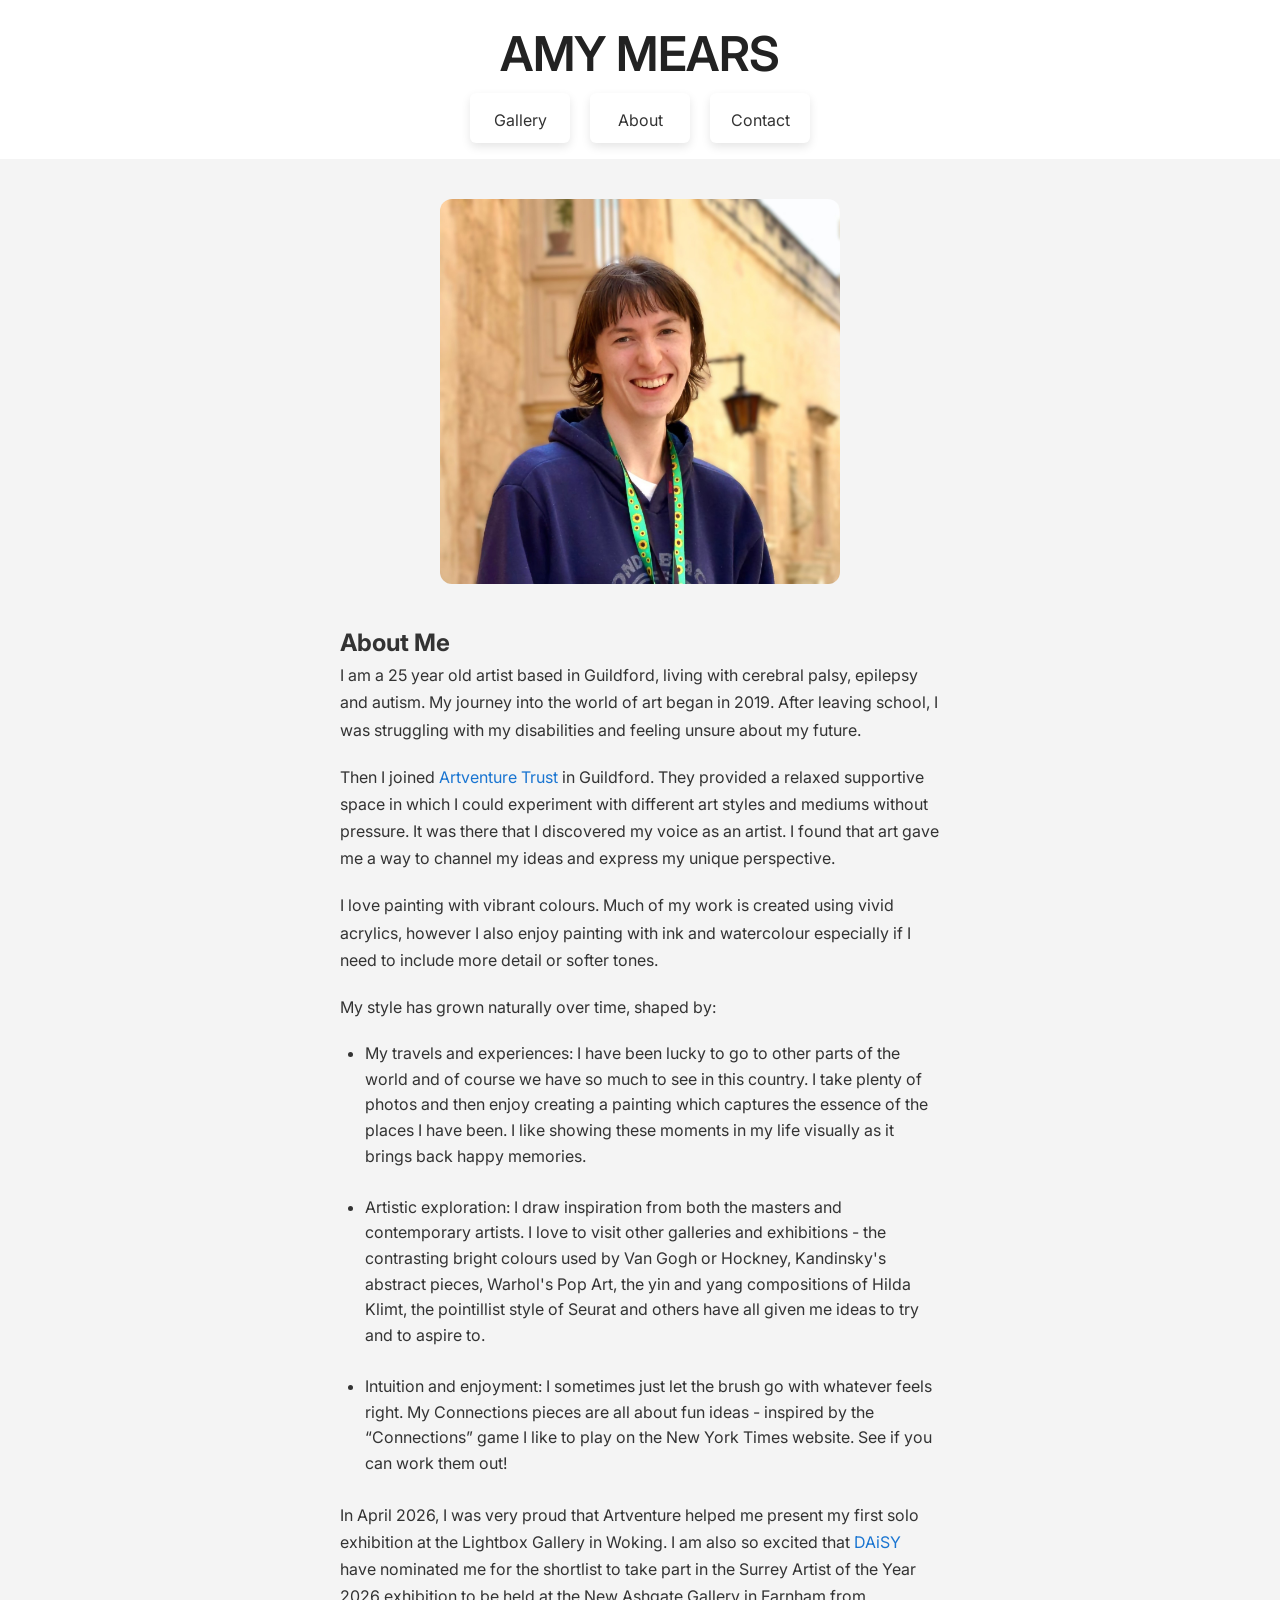
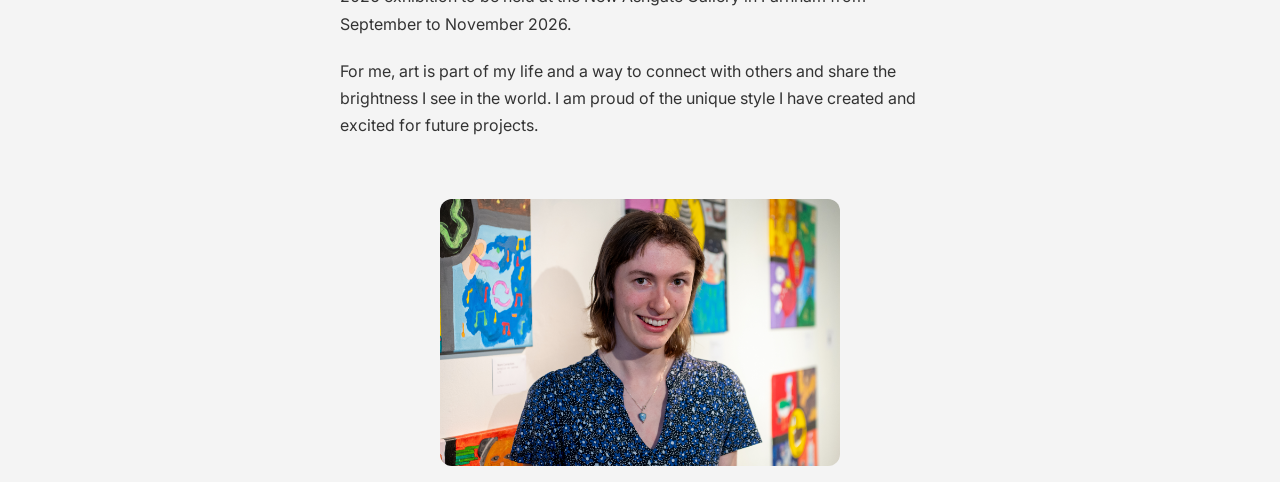
<file: about.html>
<!DOCTYPE html>
<html lang="en">
<head>
    <meta charset="UTF-8">
    <meta name="viewport" content="width=device-width, initial-scale=1.0">
    <title>Amy Mears Art</title>
    <link rel="stylesheet" href="styles.css">
</head>
<body>

    <div id="header"></div>

    <main>
        <div class="about-layout">
            <img src="photos/Amy Malta 2025 blur background.jpg" alt="Photo of me">

            <div class="about-text">
                <h2>About Me</h2>

                <p>
                    I am a 25 year old artist based in Guildford, living with cerebral palsy, epilepsy and
                    autism. My journey into the world of art began in 2019. After leaving school, I was
                    struggling with my disabilities and feeling unsure about my future. 
                
                </p>

                <p>
                    
                    Then I joined
                    <a class="about-link" href="https://www.art-venture.co.uk">Artventure Trust</a> in Guildford. They provided a relaxed
                    supportive space in which I could experiment with different art styles and mediums
                    without pressure. It was there that I discovered my voice as an artist. I found that art
                    gave me a way to channel my ideas and express my unique perspective.

                </p>

                <p>
                    I love painting with vibrant colours. Much of my work is created using vivid acrylics,
                    however I also enjoy painting with ink and watercolour especially if I need to include
                    more detail or softer tones.
                </p>

                <p>
                    My style has grown naturally over time, shaped by:
                </p>

                <ul style="margin-left: 25px;">


                    <li> My travels and experiences: I have been lucky to go to other parts of the world
                    and of course we have so much to see in this country. I take plenty of photos
                    and then enjoy creating a painting which captures the essence of the places I
                    have been. I like showing these moments in my life visually as it brings back
                    happy memories. </li>

                    <br>

                    <li> Artistic exploration: I draw inspiration from both the masters and
                    contemporary artists. I love to visit other galleries and exhibitions - the
                    contrasting bright colours used by Van Gogh or Hockney, Kandinsky's abstract
                    pieces, Warhol's Pop Art, the yin and yang compositions of Hilda Klimt, the
                    pointillist style of Seurat and others have all given me ideas to try and to aspire
                    to. </li>

                    <br>

                    <li> Intuition and enjoyment: I sometimes just let the brush go with whatever feels
                    right. My Connections pieces are all about fun ideas - inspired by the
                    “Connections” game I like to play on the New York Times website. See if you
                    can work them out! </li>

                    <br>

                </ul>

                <p>

                    In April 2026, I was very proud that Artventure helped me present my first solo
                    exhibition at the Lightbox Gallery in Woking. I am also so excited that <a class="about-link" href="https://www.daisy-arts.org">DAiSY</a>
                    have nominated me for the shortlist to take part in the Surrey Artist of the Year 2026
                    exhibition to be held at the New Ashgate Gallery in Farnham from September to
                    November 2026.

                </p>

                <p>

                    For me, art is part of my life and a way to connect with others and share the
                    brightness I see in the world. I am proud of the unique style I have created and
                    excited for future projects.
                </p>

            </div>

            <img src="photos/Amy-Mears-Portrait.jpg" alt="Photo of me">

        </div>
    </main>

     <script src="components/header.js"></script>

</body>
</html>
</file>
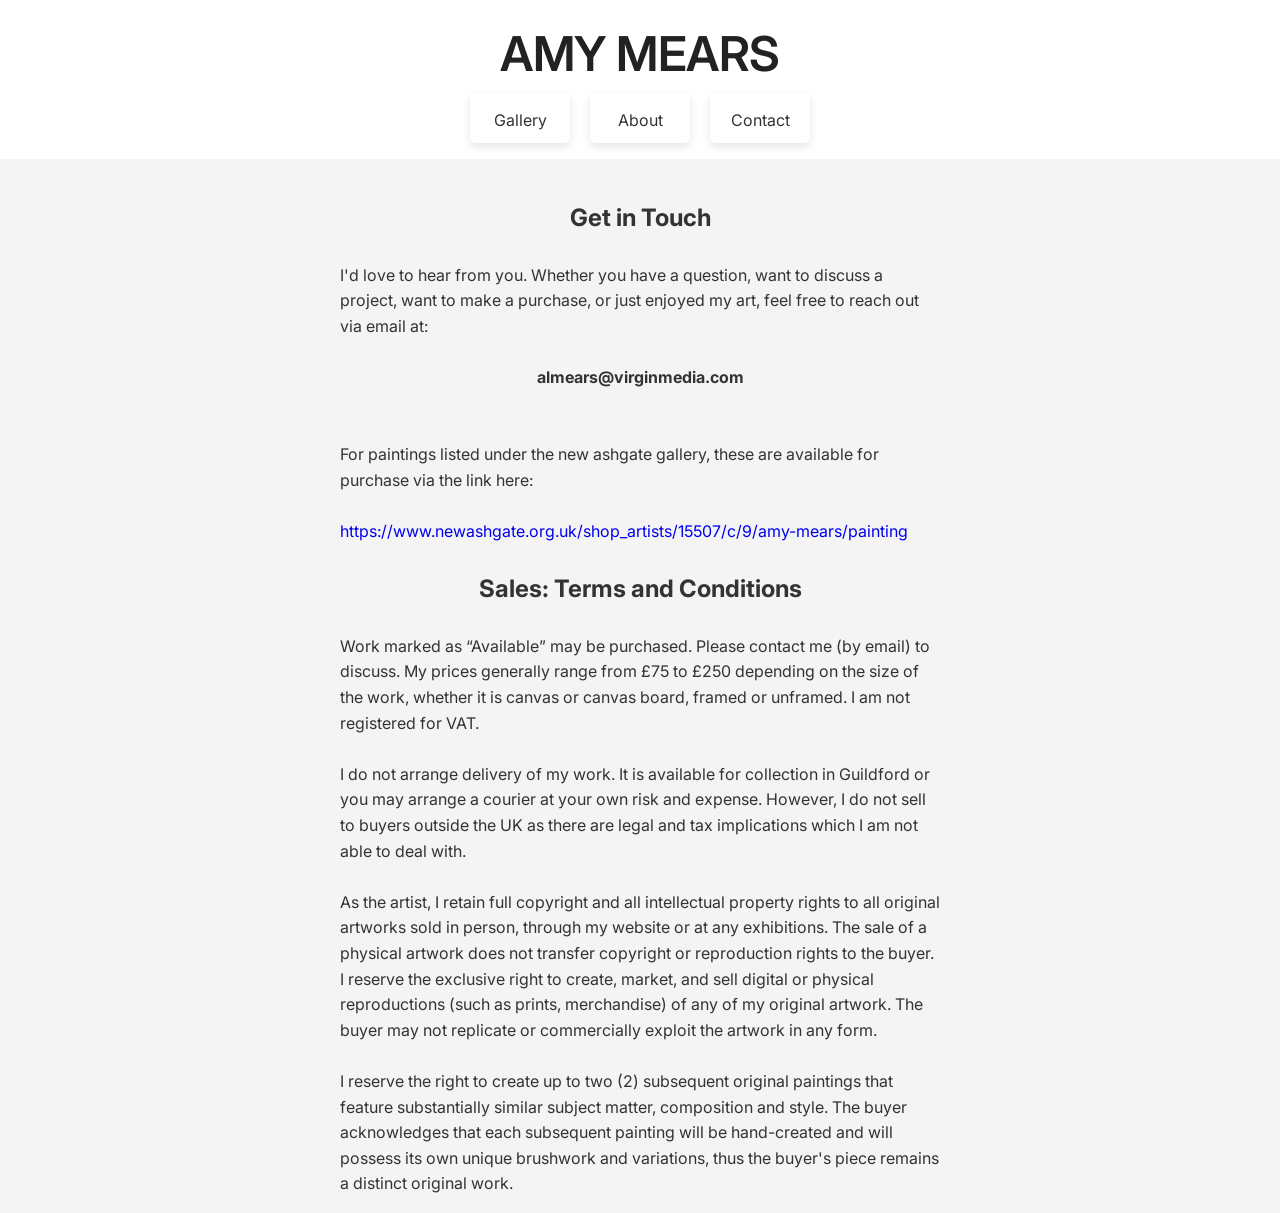
<file: contact.html>
<!DOCTYPE html>
<html lang="en">
<head>
    <meta charset="UTF-8">
    <meta name="viewport" content="width=device-width, initial-scale=1.0">
    <title>Amy Mears Art</title>
    <link rel="stylesheet" href="styles.css">
</head>

<body>

    <div id="header"></div>

    <main>

        <div class="contact-page">

            <section class="contact-text">

            <h1>Get in Touch</h1>

            <p>

                <br>

                I'd love to hear from you. Whether you have a question,
                want to discuss a project, want to make a purchase, or just enjoyed my art, 
                feel free to reach out via email at: 

                <br><br>
                
                <p style="text-align:center;"> <b>almears@virginmedia.com </b></p>

                <br><br>

                For paintings listed under the new ashgate gallery, these are available for purchase via
                the link here: 

                <br><br>
                
                <a style="display:inline; text-decoration: none;" href="https://www.newashgate.org.uk/shop_artists/15507/c/9/amy-mears/painting"> https://www.newashgate.org.uk/shop_artists/15507/c/9/amy-mears/painting </a>

                <br><br>

            </p>

            <h2>

                Sales: Terms and Conditions

            </h2>

            <p>

                <br>

                Work marked as “Available” may be purchased. Please contact me (by email) to
                discuss. My prices generally range from £75 to £250 depending on the size of the
                work, whether it is canvas or canvas board, framed or unframed. I am not registered
                for VAT.

                <br><br>

                I do not arrange delivery of my work. It is available for collection in Guildford or you
                may arrange a courier at your own risk and expense. However, I do not sell to buyers
                outside the UK as there are legal and tax implications which I am not able to deal
                with.

                <br><br>
                As the artist, I retain full copyright and all intellectual property rights to all original
                artworks sold in person, through my website or at any exhibitions. The sale of a
                physical artwork does not transfer copyright or reproduction rights to the buyer.
                I reserve the exclusive right to create, market, and sell digital or physical
                reproductions (such as prints, merchandise) of any of my original artwork. The buyer
                may not replicate or commercially exploit the artwork in any form.
                <br><br>
                I reserve the right to create up to two (2) subsequent original paintings that feature
                substantially similar subject matter, composition and style. The buyer acknowledges
                that each subsequent painting will be hand-created and will possess its own unique
                brushwork and variations, thus the buyer's piece remains a distinct original work.


            </p>

            </section>


        </div>

    </main>

    <script src="components/header.js"></script>

</body>
</html>
</file>
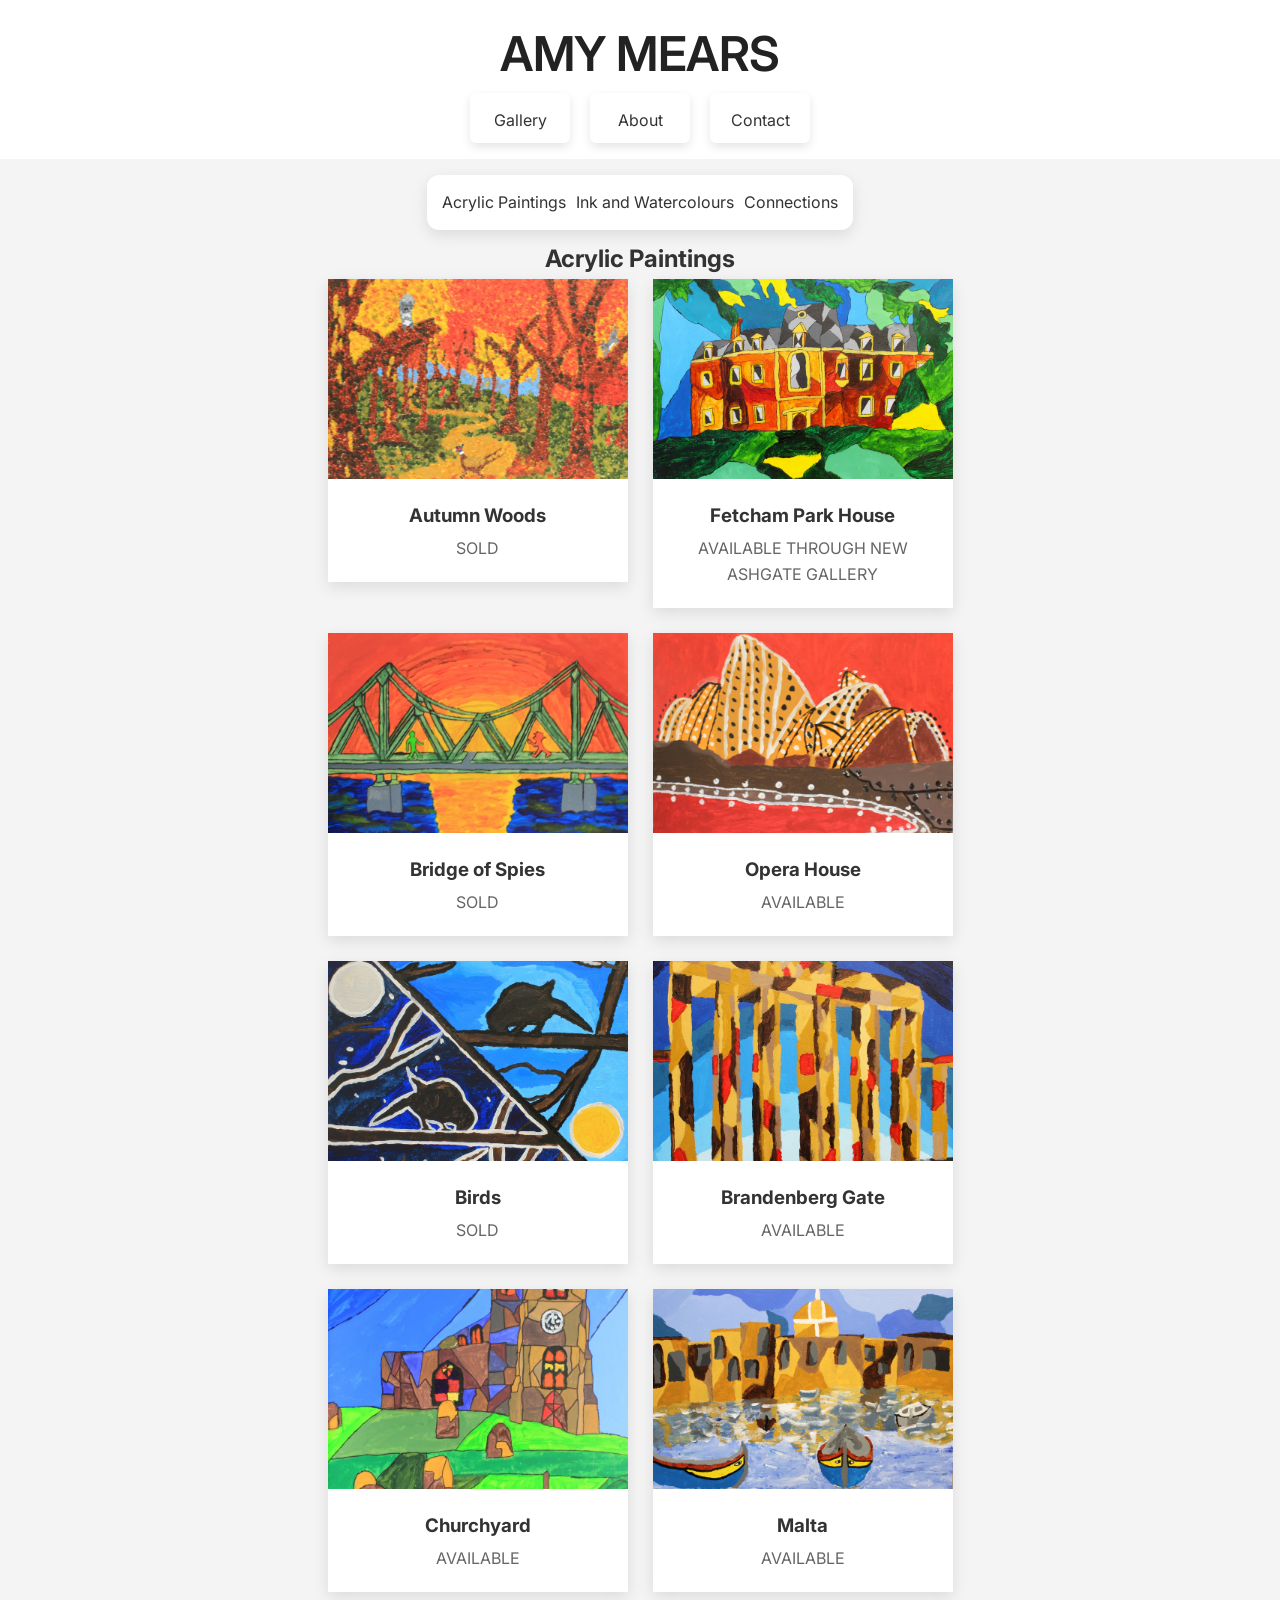
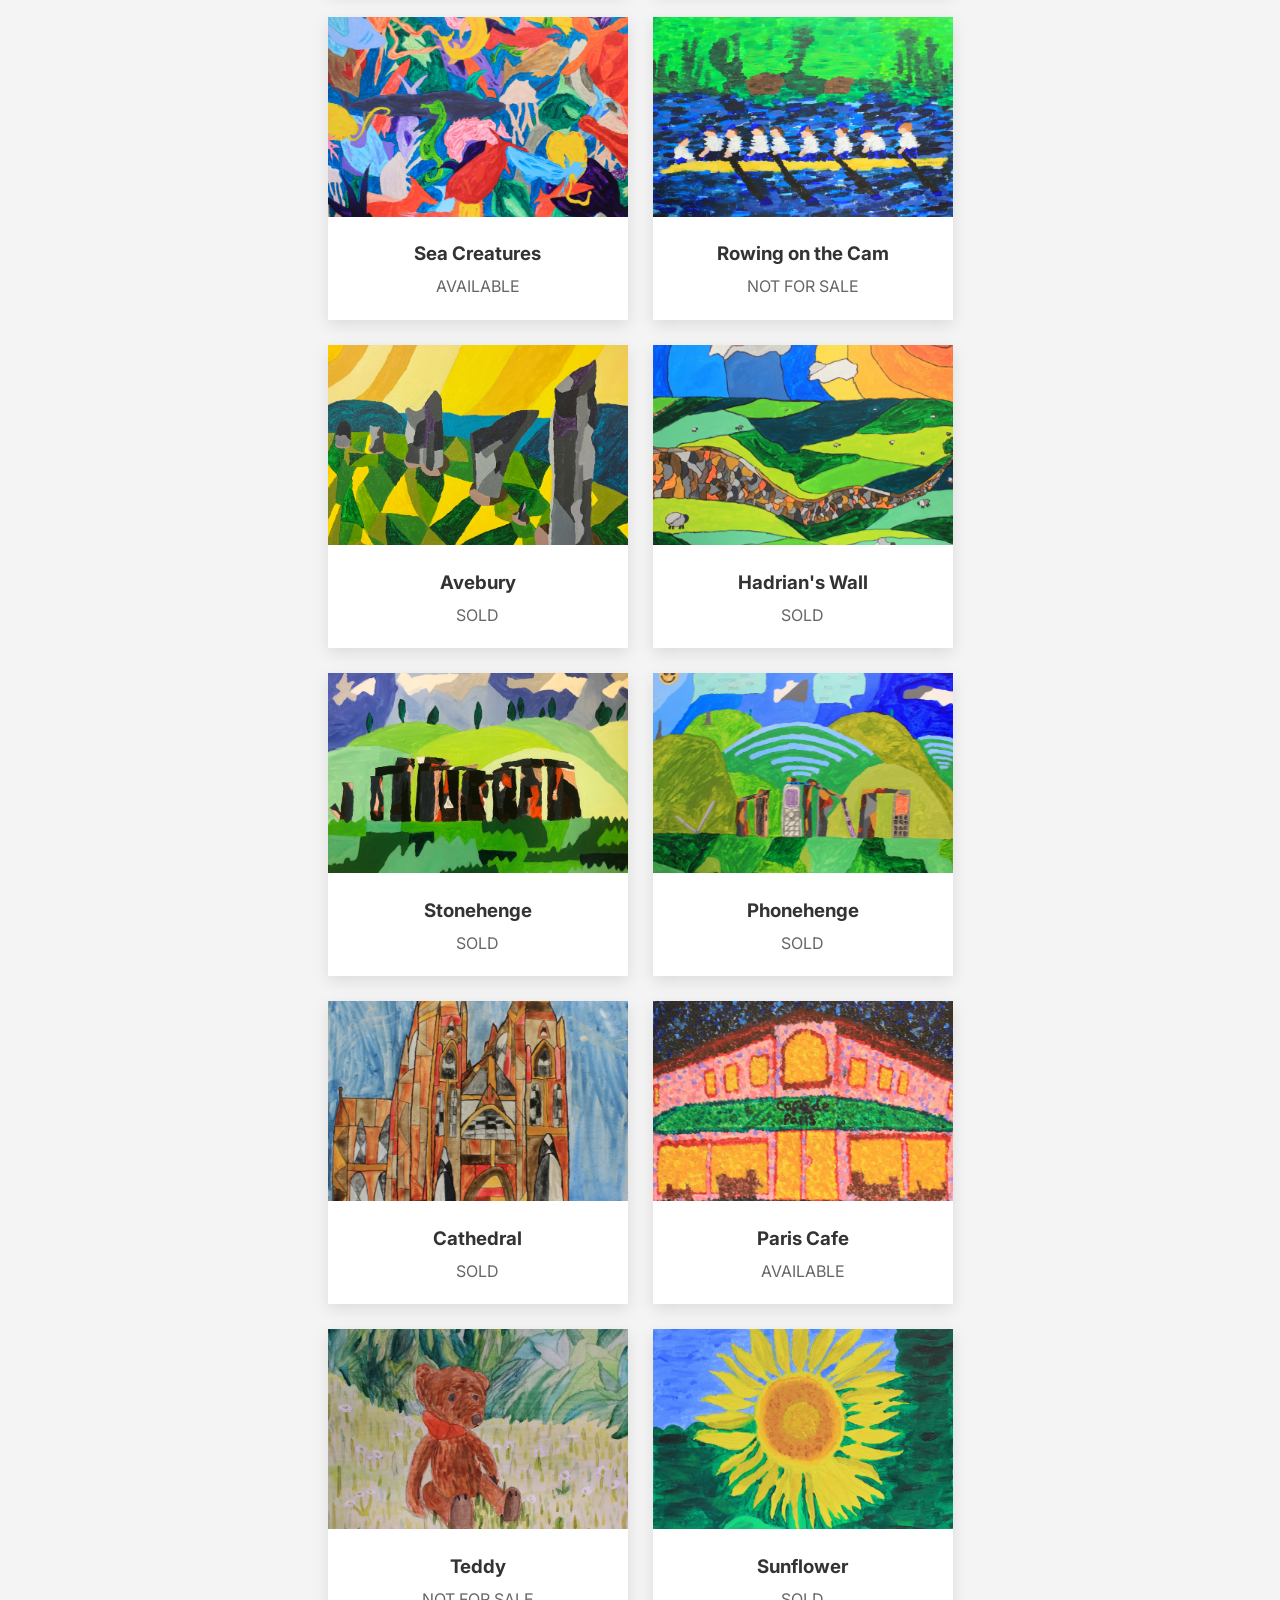
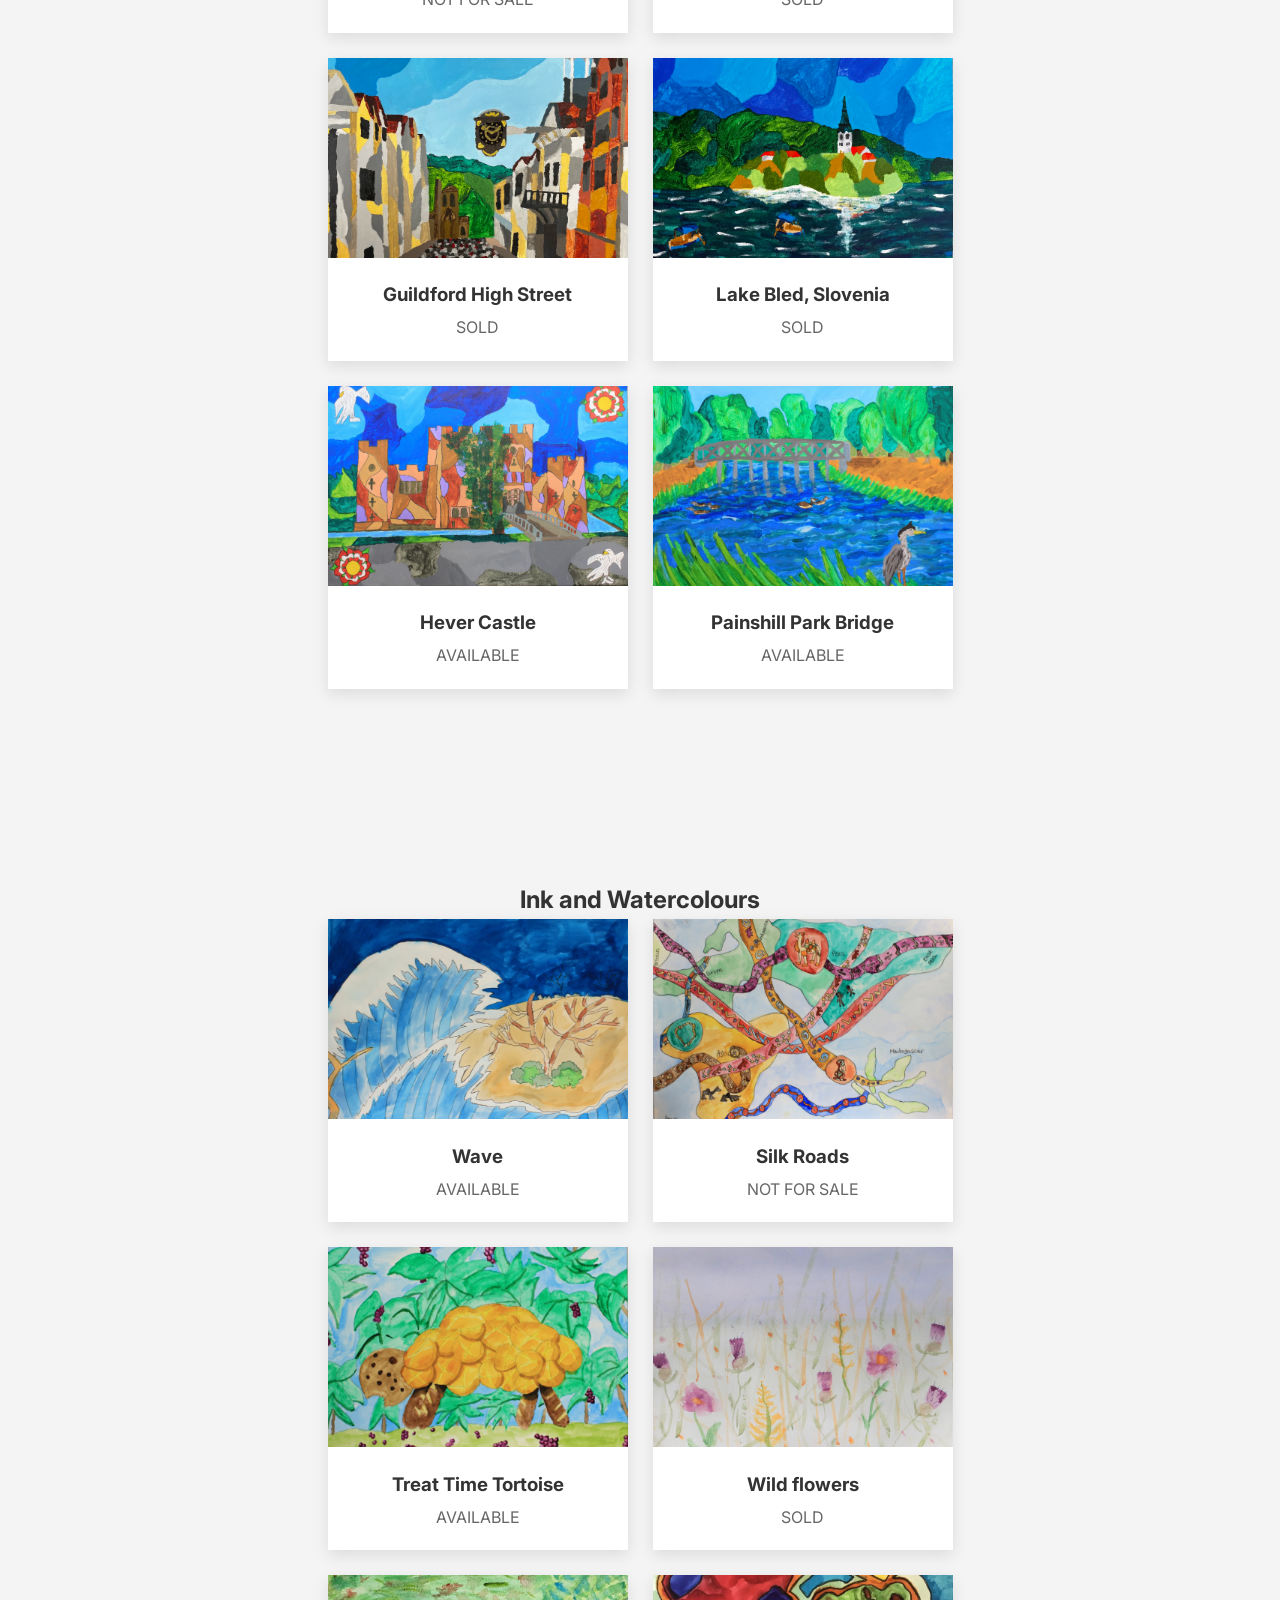
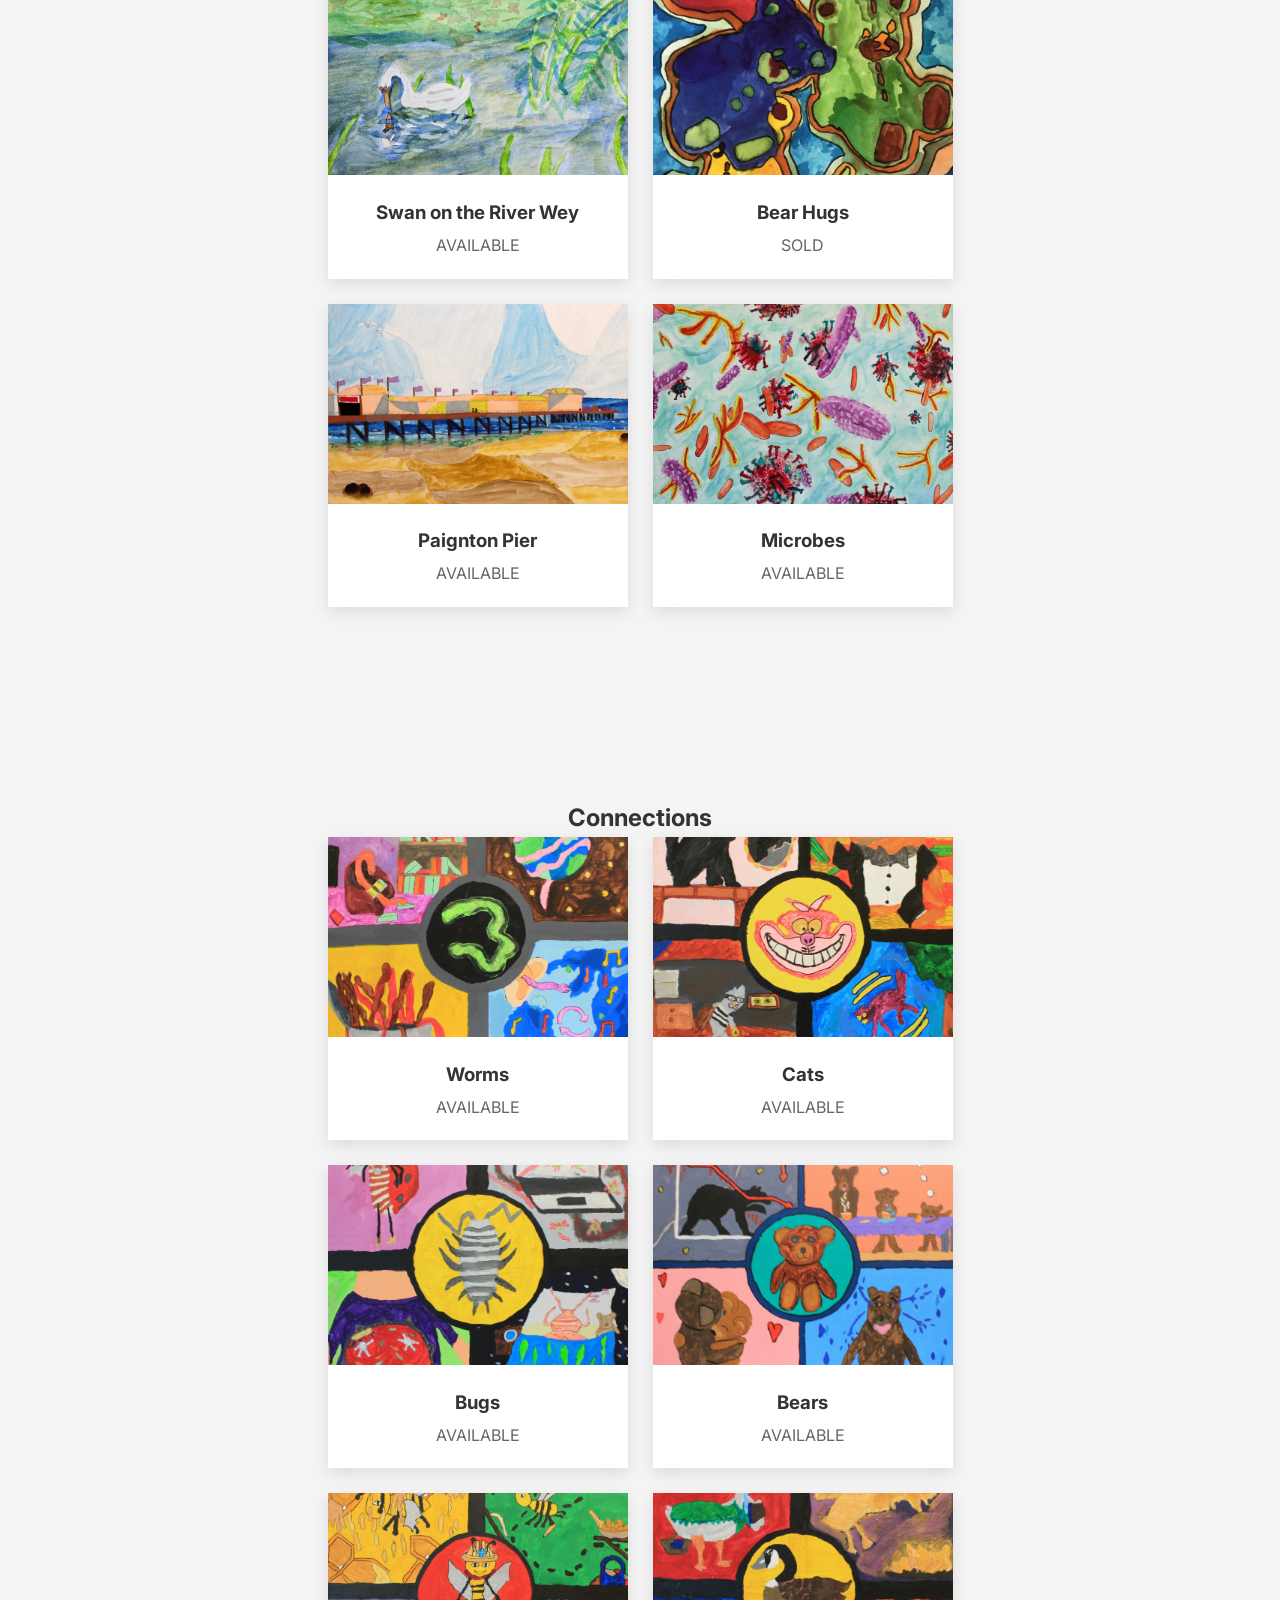
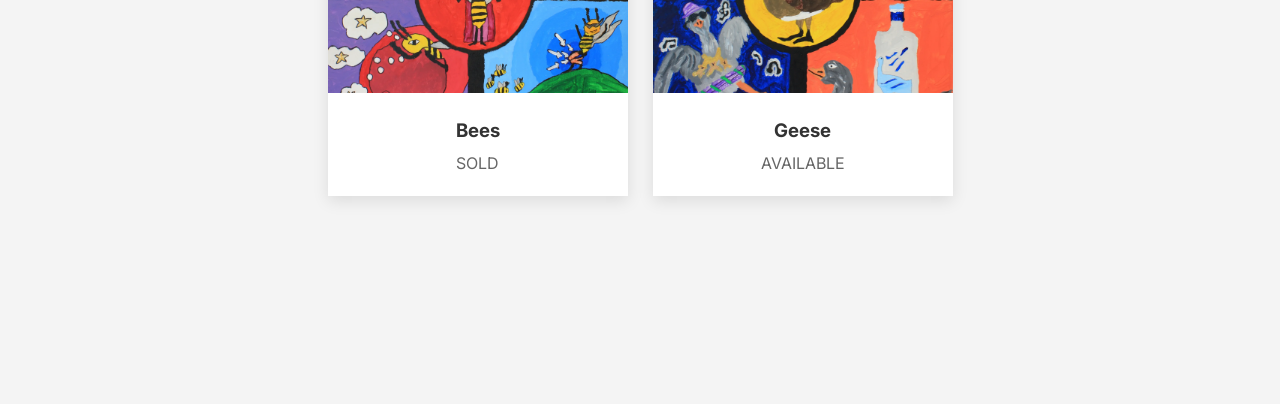
<file: gallery.html>
<!DOCTYPE html>
<html lang="en">
<head>
    <meta charset="UTF-8">
    <meta name="viewport" content="width=device-width, initial-scale=1.0">
    <title>Amy Mears Art</title>
    <link rel="stylesheet" href="styles.css">
</head>
<body>

    <div id="header"></div>

    <main>

        <div class="gallery-layout">

            <aside class="sidebar">
                <div id="sections"></div>
            </aside>


            <section class="gallery-content">
                <div id="gallery"></div>
            </section>

        </div>

    </main>

    <script src="gallery.js?v=2"></script>
    <script src="components/header.js"></script>

</body>
</file>
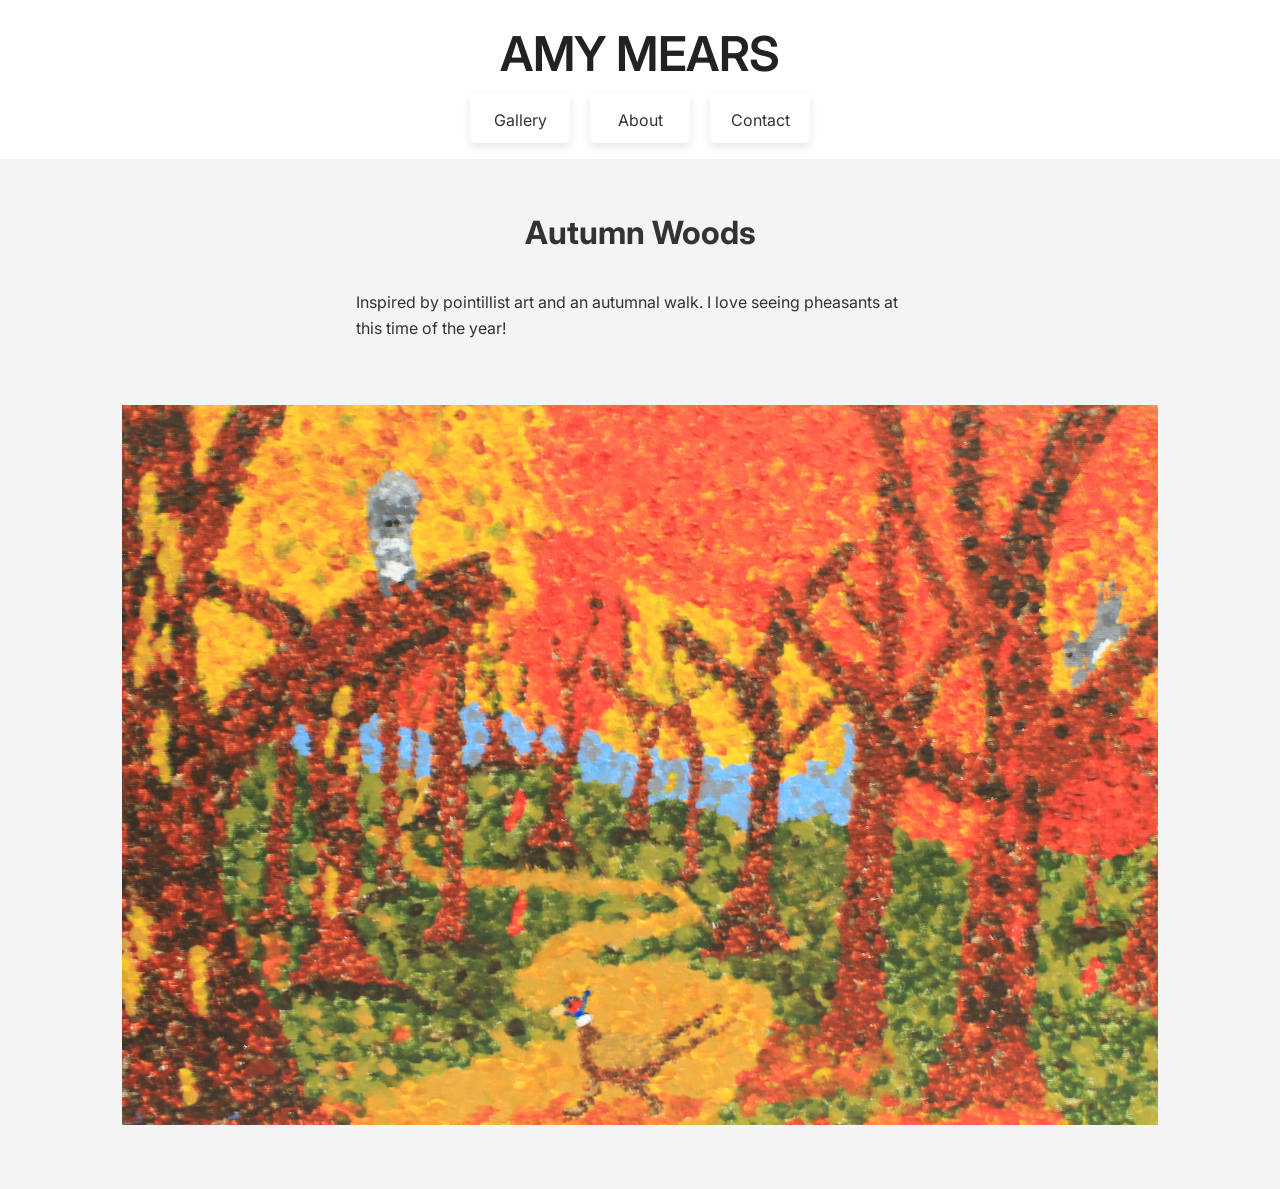
<file: image.html>
<!DOCTYPE html>
<html lang="en">

<head>
    <meta charset="UTF-8">
    <meta name="viewport" content="width=device-width, initial-scale=1.0">

    <title>Image</title>

    <link rel="stylesheet" href="styles.css">
</head>

<body>

    <div id="header"></div>

    <div id="image-container" class="image-page"></div>

    <script src="components/header.js"></script>
    <script src="image.js"></script>

</body>

</html>
</file>
<file: styles.css>
* {
    margin: 0;
    padding: 0;
    box-sizing: border-box;
    scroll-behavior: smooth;
}

body {
    font-family: "Inter", sans-serif;
    background: #f4f4f4;
    color: #333;
    line-height: 1.6;
}

header {
    background: #2d6cdf;
    color: white;
    text-align: center;
    padding: 1rem;
}

#header {
    position: sticky;
    top: 0;
    z-index: 1000;
}

.about-text p {
    margin-bottom: 20px;
    line-height: 1.7;
}

header p {
    margin: 1rem auto;
    max-width: 700px;
}

button {
    padding: 10px 18px;
    border: none;
    border-radius: 6px;
    background: white;
    color: #2d6cdf;
    font-size: 1rem;
    cursor: pointer;
}

button:hover {
    background: #e8e8e8;
}

main {
    max-width: 1000px;
    margin: 1rem auto;
    padding: 0 1rem;
}

.gallery {
    display: grid;
    grid-template-columns: repeat(auto-fit, minmax(220px, 1fr));
    gap: 20px;
}

.gallery img {
    width: 100%;
    border-radius: 8px;
    cursor: pointer;
    transition: transform 0.25s ease, box-shadow 0.25s ease;
}

.gallery img:hover {
    transform: scale(1.03);
    box-shadow: 0 8px 16px rgba(0,0,0,0.2);
}

#message {
    margin-top: 2rem;
    text-align: center;
    font-size: 1.2rem;
    font-weight: bold;
    color: #2d6cdf;
}

/* Header layout */
.top-bar {
    position: sticky;
    top: 0;
    z-index: 1000;

    background: white;
}

.title h1 {
    font-family: "Inter", sans-serif;

    font-size: 3rem;
    font-weight: 600;

    color: #222;

    letter-spacing: -0.5px;
}

.title p {
    color: #666;
    margin-top: 8px;
}

/* Menu */
.card-menu {
    display: flex;
    gap: 20px;
    flex-wrap: wrap;
    justify-content: center;
}

/* Cards */
.card {
    width: 100px;
    height: 50px;

    background: white;
    border-radius: 6px;

    display: flex;
    flex-direction: column;
    justify-content: center;
    align-items: center;

    font-size: 2rem;
    cursor: pointer;
    text-decoration: none;

    box-shadow: 0 4px 10px rgba(0,0,0,0.1);

    transition: transform 0.2s, box-shadow 0.2s;
}

.card span {
    margin-top: 5px;
    font-size: 1rem;
    color: #333;
}

.card:hover {
    transform: translateY(-6px);
    box-shadow: 0 10px 20px rgba(0,0,0,0.2);
}

.about-layout {
    display: flex;
    flex-direction: column;
    gap: 40px;
    align-items: center;
    margin-top: 40px;
}

.about-layout img {
    width: 400px;
    border-radius: 12px;
}

.about-text {
    max-width: 600px;
}

.about-link {
    text-decoration: none;
    color: #1a75d1;
}

.gallery-layout {
    display: flex;
    flex-direction: column;
    gap: 10px;

    max-width: 1200px;
    margin: 10px auto;
    padding: 0 30px;
}

.sidebar {
    width: fit-content;
    margin: 0 auto;

    position: sticky;
    top: 170px;

    background: white;
    padding: 10px;
    border-radius: 12px;
    box-shadow: 0 5px 15px rgba(0,0,0,0.1);
    z-index: 1000;
}


.sidebar a {
    display: flex;

    padding: 5px;
    margin-top: 0px;

    color: #333;
    text-decoration: none;

    border-radius: 8px;
    text-align: center;
    align-items: center;
}

.sidebar a:hover {
    background: #f4f5f7;
}

#sections {
    display: flex;
    flex-direction: row;
    justify-content: center;
}

.gallery-content {
    flex: 1;
}

.gallery-section {
    margin-bottom: 60px;
    scroll-margin-top: 250px;
    text-align: center;
    margin-bottom: 12rem;
}

.gallery-section a {
    color: inherit;
    text-decoration: none;
}

.image-grid {

    display: grid;
    grid-template-columns: repeat(auto-fill, minmax(250px, 300px));
    gap: 25px;
    justify-content: center;
}

.image-card {

    background: white;

    border-radius: 0px;

    overflow: hidden;

    box-shadow:
        0 5px 15px rgba(0,0,0,0.1);

    transition: transform 0.2s;

    text-decoration: none;
}

.image-card:hover {
    transform: translateY(-5px);
}


.image-card img {

    width: 100%;
    height: 200px;

    object-fit: cover;
}


.image-card h3 {

    padding: 15px 15px 5px;
    text-align: center;

}


.image-card p {

    padding: 0 15px 20px;
    color: #666;

}

.full-image {
    max-width: 1600px;
    max-height: 80vh;

    max-width: 90vw;

    width: auto;
    height: auto;
    margin-bottom: 0rem;
    margin-top: 0rem;
}

.image-page {
    min-height: 100vh;

    display: flex;
    flex-direction: column;
    align-items: center;

    padding-top: 3rem;
    text-align: center;
    margin-bottom: 2rem;
}

.image-page p {
    margin-top: 2rem;
    margin-bottom: 2rem;

    max-width: 1200px;
    text-align: left;
    padding: 0 1rem;
    max-width: 600px;
}

.contact-page {
    display: flex;
    flex-direction: column;
    gap: 40px;
    justify-content: center;
    align-items: center;
    margin-top: 40px;
    overflow-wrap: anywhere;
}

.contact-page h1 {
    text-align: center;
}

.contact-page h2 {
    text-align: center;
}

.contact-text {
    max-width: 600px;
}

.image-wrapper {
    position: relative;
    display: inline-block;
    line-height: 0;
    margin-bottom: 2rem;
    margin-top: 2rem;
}

.image-container {
    position: relative;
    margin-bottom: 0rem;
    margin-top: 0rem;
}

.image-overlay {
    position: absolute;
    inset: 0;

    background: rgba(0,0,0,0.35);

    opacity: 0;
    transition: opacity 0.3s;

    pointer-events: none;
}

.image-info {
    position: absolute;

    color: white;

    max-width: 300px;

    opacity: 0;

    transition: opacity 0.3s, transform 0.3s;

    font-size: 1.2rem;
    line-height: 1.7;
}

.top-right {
    top: 25%;
    right: 25%;
    transform: translate(50%, -50%);
}

.top-left {
    top: 25%;
    left: 25%;
    transform: translate(-50%, -50%);
}

.bottom-right {
    top: 75%;
    right: 25%;
    transform: translate(50%, -50%);
}

.bottom-left {
    top: 75%;
    left: 25%;
    transform: translate(-50%, -50%);
}

.centre {
    top: 50%;
    left: 50%;
    transform: translate(-50%, -50%);
}

.image-wrapper.show-info .image-overlay {
    opacity: 1;
}

.image-wrapper.show-info .image-info {
    opacity: 1;
}

.info-toggle {
    top: 20px;
    position: relative;

    width: 100px;
    height: 40px;

    display: block;
    margin: 1rem auto 0;

    border: none;
    border-radius: 20px;

    background: #ddd;
    color: #222;

    cursor: pointer;

    display: flex;
    align-items: center;

    padding: 4px;

    transition: background 0.3s ease;
}

.toggle-circle {
    width: 32px;
    height: 32px;

    background: white;

    border-radius: 50%;

    transition: transform 0.3s ease;
}

.toggle-text {

    position: absolute;
    right: 12px;
    transition: all 0.3s ease;
    font-size: 0.85rem;
    transition: color 0.3s ease;
}

.image-wrapper.show-info .info-toggle {
    background: #333;
}

.image-wrapper.show-info .toggle-circle {
    transform: translateX(60px);
}

.image-wrapper.show-info .toggle-text {
    left: 12px;
    right: auto;
    color: white;
}
</file>
